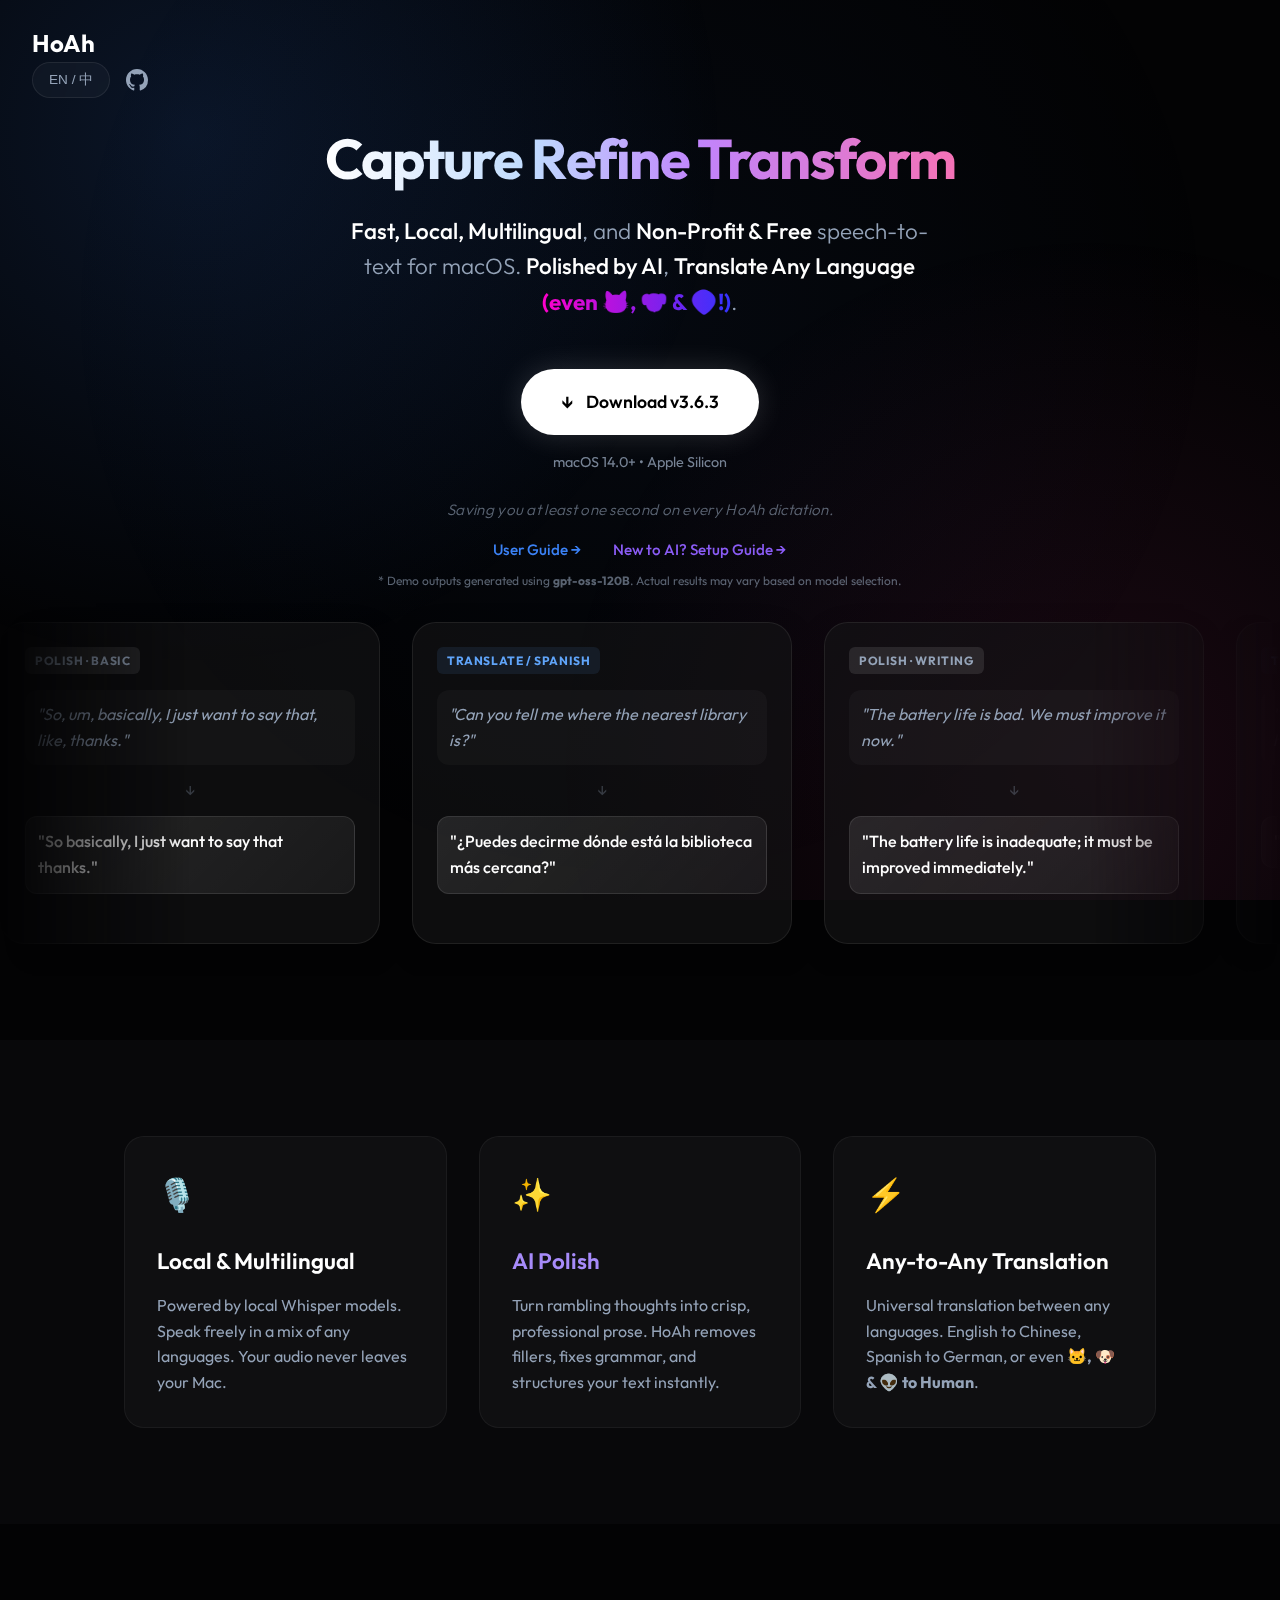
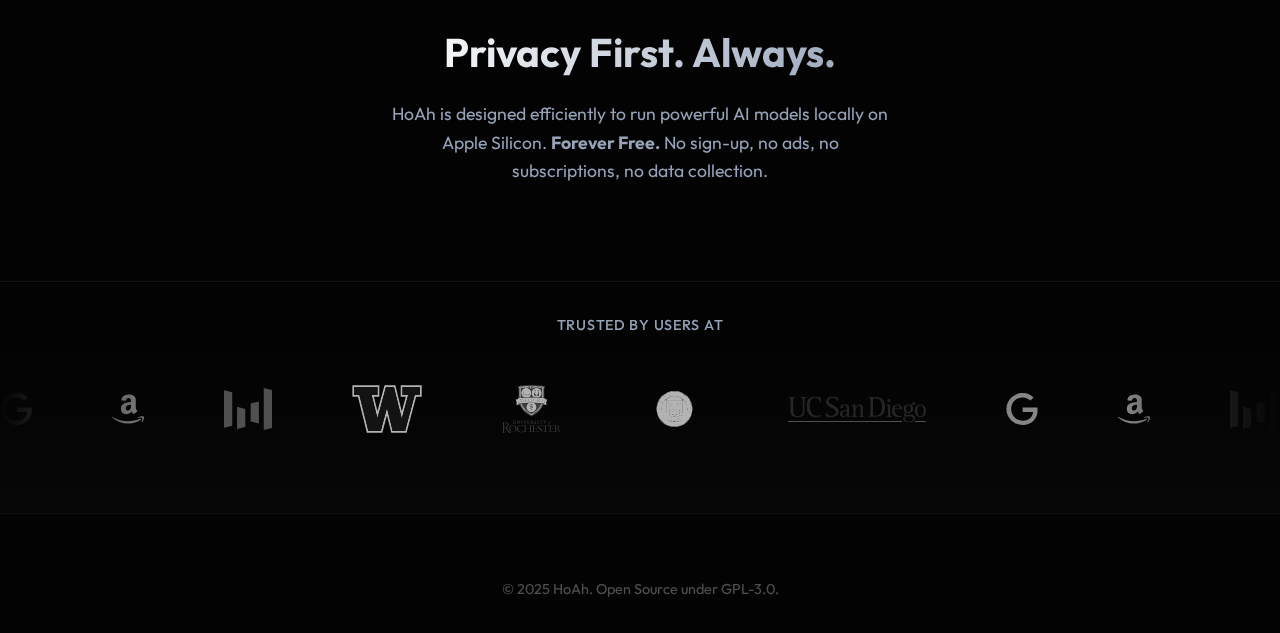
<file: index.html>
<!DOCTYPE html>
<html lang="en">

<head>
    <meta charset="UTF-8">
    <meta name="viewport" content="width=device-width, initial-scale=1.0">
    <title>HoAh - Speech-to-Text, Refined</title>
    <meta name="description"
        content="Fast, local, multilingual speech-to-text for macOS. Polish, translate, and transform your voice with AI.">
    <link rel="preconnect" href="https://fonts.googleapis.com">
    <link rel="preconnect" href="https://fonts.gstatic.com" crossorigin>
    <link href="https://fonts.googleapis.com/css2?family=Outfit:wght@300;400;500;600;700&display=swap" rel="stylesheet">
    <link rel="stylesheet" href="styles.css">
    <link rel="icon" type="image/svg+xml" href="https://github.githubassets.com/favicons/favicon.svg">

    <!-- Google tag (gtag.js) -->
    <script async src="https://www.googletagmanager.com/gtag/js?id=G-BHF7KEGB0C"></script>
    <script>
        window.dataLayer = window.dataLayer || [];
        function gtag() { dataLayer.push(arguments); }
        gtag('js', new Date());

        gtag('config', 'G-BHF7KEGB0C');
    </script>
</head>

<body>
    <!-- Background Elements -->
    <div class="glow-bg"></div>

    <header>
        <a href="index.html" class="logo-container">
            <span class="logo-text" data-i18n="common.appName">HoAh</span>
        </a>
        <div class="header-right">
            <button id="lang-toggle" class="lang-toggle">EN / 中</button>
            <a href="https://github.com/yangzichao/hoah-release" target="_blank" class="icon-link" aria-label="GitHub">
                <svg height="22" width="22" viewBox="0 0 16 16" fill="currentColor">
                    <path
                        d="M8 0C3.58 0 0 3.58 0 8c0 3.54 2.29 6.53 5.47 7.59.4.07.55-.17.55-.38 0-.19-.01-.82-.01-1.49-2.01.37-2.53-.49-2.69-.94-.09-.23-.48-.94-.82-1.13-.28-.15-.68-.52-.01-.53.63-.01 1.08.58 1.23.82.72 1.21 1.87.87 2.33.66.07-.52.28-.87.51-1.07-1.78-.2-3.64-.89-3.64-3.95 0-.87.31-1.59.82-2.15-.08-.2-.36-1.02.08-2.12 0 0 .67-.21 2.2.82.64-.18 1.32-.27 2-.27.68 0 1.36.09 2 .27 1.53-1.04 2.2-.82 2.2-.82.44 1.1.16 1.92.08 2.12.51.56.82 1.27.82 2.15 0 3.07-1.87 3.75-3.65 3.95.29.25.54.73.54 1.48 0 1.07-.01 1.93-.01 2.2 0 .21.15.46.55.38A8.013 8.013 0 0016 8c0-4.42-3.58-8-8-8z">
                    </path>
                </svg>
            </a>
        </div>
    </header>

    <main>
        <section class="hero centered-hero">
            <div class="container column-layout">
                <div class="hero-content text-center">
                    <h1 class="hero-title">
                        <span class="gradient-text-1" data-i18n="hero.title.1">Capture</span>
                        <span class="gradient-text-2" data-i18n="hero.title.2">Refine</span>
                        <span class="gradient-text-3" data-i18n="hero.title.3">Transform</span>
                    </h1>
                    <p class="hero-subtitle" data-i18n="hero.subtitle">
                        <strong>Fast, Local, Multilingual</strong>, and <strong>Non-Profit & Free</strong>
                        speech-to-text for macOS. <strong>Polished by AI</strong>, <strong>Translate Any
                            Language</strong> (even 🐱, 🐶 & 👽!).
                    </p>

                    <div class="cta-group">
                        <a href="https://github.com/yangzichao/hoah-release/releases/download/v3.6.3/HoAh-3.6.3.dmg"
                            id="download-btn" class="cta-button primary">
                            <span class="icon">↓</span>
                            <span class="text">Download v3.6.3</span>
                        </a>
                        <p class="cta-note" id="download-note">macOS 14.0+ • Apple Silicon</p>
                        <p class="hero-slogan" data-i18n="hero.slogan">
                            Saving you at least one second, every time.
                        </p>
                        <!-- Added Help Link -->
                        <div
                            style="display: flex; gap: 2rem; justify-content: center; align-items: center; margin-top: 1rem;">
                            <a href="guide/" class="help-cta-link" data-i18n="hero.guide_link"
                                style="margin-top: 0;">User Guide →</a>
                            <a href="help/" class="help-cta-link" data-i18n="hero.help_link"
                                style="margin-top: 0; color: var(--accent-purple);">New to AI? Setup Guide →</a>
                        </div>

                        <p class="model-disclaimer" data-i18n="hero.disclaimer">* Demo outputs generated using
                            <strong>gpt-oss-120B</strong>. Actual results may vary based on model selection.
                        </p>
                    </div>
                </div>
            </div>

            <!-- Scrolling Cards Marquee (Outside Container for Layout Stability) -->
            <div class="marquee-container">
                <div class="marquee-track">
                    <!-- Cards will be injected by script.js -->
                </div>
            </div>
        </section>

        <section class="features">
            <div class="container">
                <div class="features-grid">
                    <div class="feature-card">
                        <div class="card-icon">🎙️</div>
                        <h3 data-i18n="feat.core.title">Local & Multilingual</h3>
                        <p data-i18n="feat.core.desc">
                            Powered by local Whisper models. Speak freely in a mix of any languages.
                            Your audio never leaves your Mac.
                        </p>
                    </div>
                    <div class="feature-card highlighted">
                        <div class="card-icon">✨</div>
                        <h3 data-i18n="feat.polish.title">AI Polish</h3>
                        <p data-i18n="feat.polish.desc">
                            Turn rambling thoughts into crisp, professional prose. HoAh removes fillers,
                            fixes grammar, and structures your text instantly.
                        </p>
                    </div>
                    <div class="feature-card">
                        <div class="card-icon">⚡️</div>
                        <h3 data-i18n="feat.transform.title">Any-to-Any Translation</h3>
                        <p data-i18n="feat.transform.desc">
                            Universal translation between any languages. English to Chinese, Spanish to German,
                            or even <strong>🐱, 🐶 & 👽 to Human</strong>.
                        </p>
                    </div>
                </div>
            </div>
        </section>

        <section class="details">
            <div class="container">
                <div class="detail-row">
                    <div class="detail-text">
                        <h2 data-i18n="detail.privacy.title">Privacy First. Always.</h2>
                        <p data-i18n="detail.privacy.desc">
                            HoAh is designed efficiently to run powerful AI models locally on Apple Silicon.
                            <strong>Forever Free.</strong> No sign-up, no ads, no subscriptions, no data collection.
                        </p>
                    </div>
                </div>
            </div>
        </section>

        <!-- Trusted By Strip -->
        <section class="user-companies">
            <p class="company-label" data-i18n="companies.label">Trusted by users at</p>
            <div class="company-marquee">
                <div class="company-track">
                    <!-- Set 1 -->
                    <img src="assets/logos/google.svg" alt="Google" />
                    <img src="assets/logos/amazon.svg" alt="Amazon" />
                    <img src="assets/logos/bytedance.svg" alt="ByteDance" />
                    <img src="assets/logos/uw.svg" alt="University of Washington" />
                    <img src="assets/logos/rochester.svg" alt="University of Rochester" />
                    <img src="assets/logos/cornell.svg" alt="Cornell University" />
                    <img src="assets/logos/ucsd.svg" alt="UC San Diego" />

                    <!-- Set 2 -->
                    <img src="assets/logos/google.svg" alt="Google" />
                    <img src="assets/logos/amazon.svg" alt="Amazon" />
                    <img src="assets/logos/bytedance.svg" alt="ByteDance" />
                    <img src="assets/logos/uw.svg" alt="University of Washington" />
                    <img src="assets/logos/rochester.svg" alt="University of Rochester" />
                    <img src="assets/logos/cornell.svg" alt="Cornell University" />
                    <img src="assets/logos/ucsd.svg" alt="UC San Diego" />

                    <!-- Set 3 -->
                    <img src="assets/logos/google.svg" alt="Google" />
                    <img src="assets/logos/amazon.svg" alt="Amazon" />
                    <img src="assets/logos/bytedance.svg" alt="ByteDance" />
                    <img src="assets/logos/uw.svg" alt="University of Washington" />
                    <img src="assets/logos/rochester.svg" alt="University of Rochester" />
                    <img src="assets/logos/cornell.svg" alt="Cornell University" />
                    <img src="assets/logos/ucsd.svg" alt="UC San Diego" />

                    <!-- Set 4 (Just to be safe for wide layouts) -->
                    <img src="assets/logos/google.svg" alt="Google" />
                    <img src="assets/logos/amazon.svg" alt="Amazon" />
                    <img src="assets/logos/bytedance.svg" alt="ByteDance" />
                    <img src="assets/logos/uw.svg" alt="University of Washington" />
                    <img src="assets/logos/rochester.svg" alt="University of Rochester" />
                    <img src="assets/logos/cornell.svg" alt="Cornell University" />
                    <img src="assets/logos/ucsd.svg" alt="UC San Diego" />
                </div>
            </div>
        </section>

        <footer>
            <div class="container">
                <div class="footer-content">
                    <p>&copy; 2025 HoAh. Open Source under GPL-3.0.</p>
                </div>
            </div>
        </footer>

        <script src="data.js"></script>
        <script src="script.js"></script>
</body>

</html>
</file>
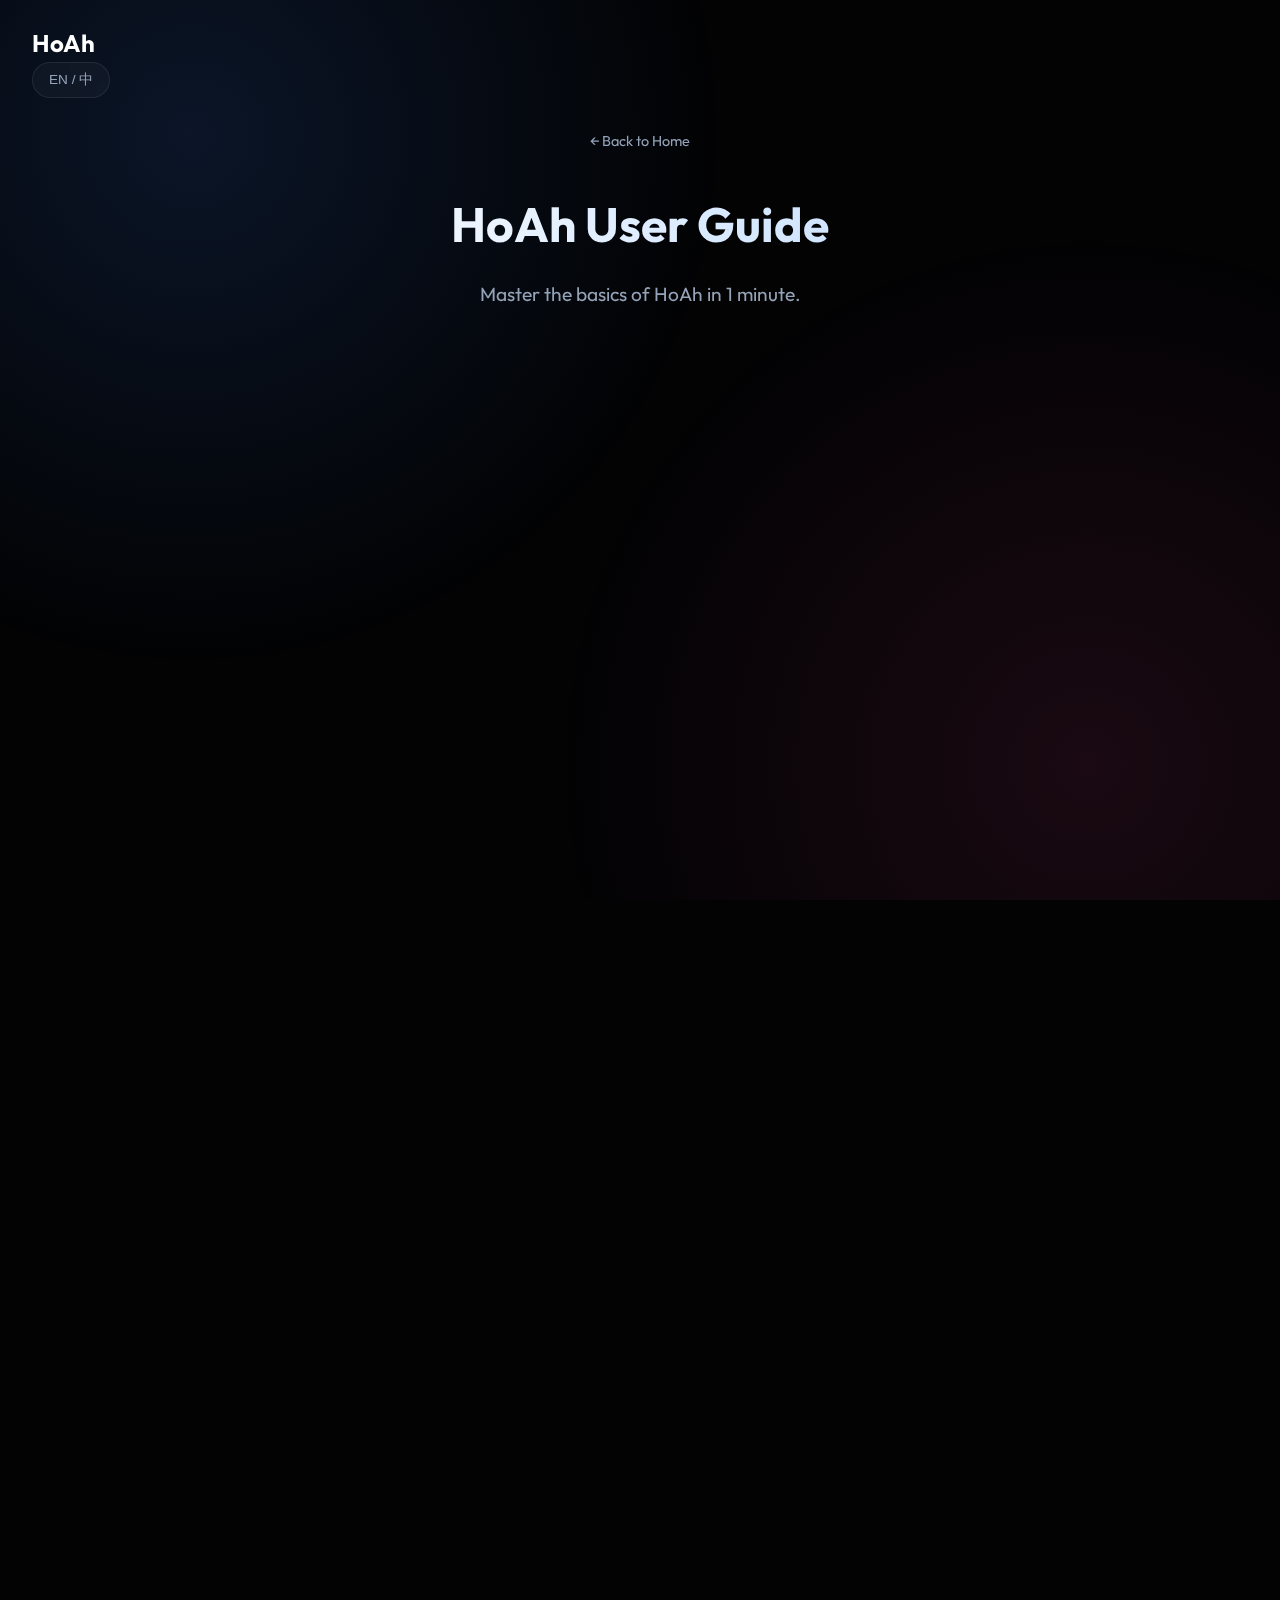
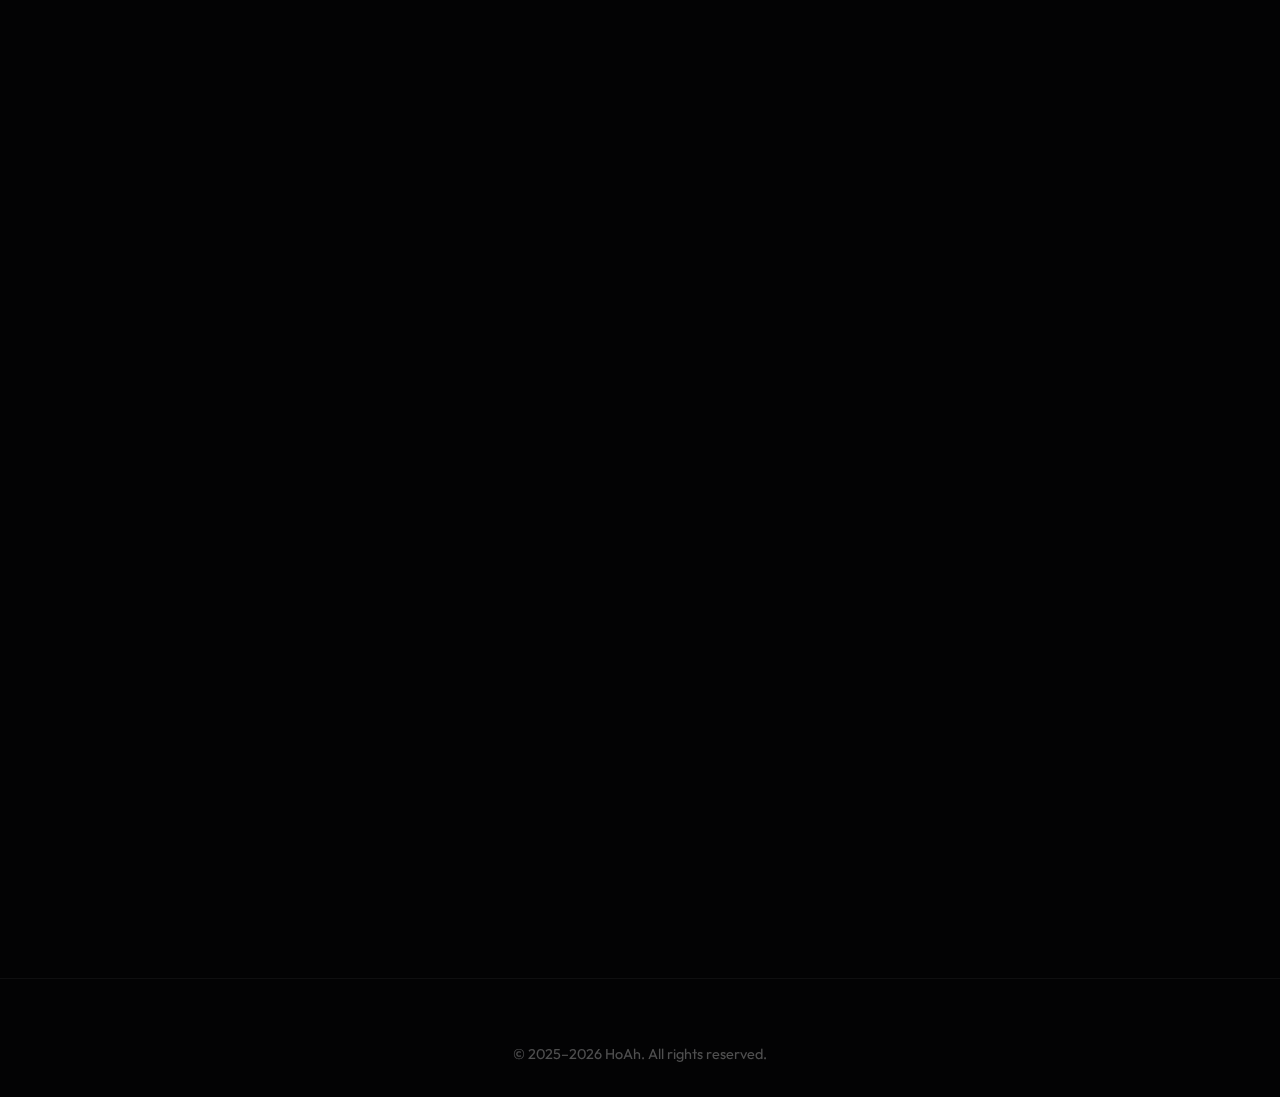
<file: guide/index.html>
<!DOCTYPE html>
<html lang="en">

<head>
    <meta charset="UTF-8">
    <meta name="viewport" content="width=device-width, initial-scale=1.0">
    <title>HoAh User Guide | How to Setup Local AI Speech-to-Text</title>
    <meta name="description" content="Learn how to use HoAh for macOS. Our quick start guide covers downloading offline Whisper models, dictation shortcuts, translation features, and AI action setup.">
    <meta name="keywords" content="HoAh tutorial, HoAh guide, how to use HoAh, setup Whisper AI macOS, offline speech-to-text manual, HoAh shortcuts, HoAh AI actions">
    
    <!-- Open Graph / Facebook -->
    <meta property="og:type" content="article">
    <meta property="og:url" content="https://hoah.app/guide/">
    <meta property="og:title" content="HoAh User Guide | How to Setup Local AI Speech-to-Text">
    <meta property="og:description" content="Learn how to use HoAh for macOS. Our quick start guide covers downloading offline Whisper models, dictation shortcuts, translation features, and AI action setup.">
    
    <!-- Twitter -->
    <meta name="twitter:card" content="summary">
    <meta name="twitter:url" content="https://hoah.app/guide/">
    <meta name="twitter:title" content="HoAh User Guide | How to Setup Local AI Speech-to-Text">
    <meta name="twitter:description" content="Learn how to use HoAh for macOS. Our quick start guide covers downloading offline Whisper models, dictation shortcuts, translation features, and AI action setup.">

    <link rel="canonical" href="https://hoah.app/guide/">
    
    <link rel="preconnect" href="https://fonts.googleapis.com">
    <link rel="preconnect" href="https://fonts.gstatic.com" crossorigin>
    <link href="https://fonts.googleapis.com/css2?family=Outfit:wght@300;400;500;600;700&display=swap" rel="stylesheet">
    <link rel="stylesheet" href="../styles.css">
    <link rel="icon" type="image/svg+xml" href="https://github.githubassets.com/favicons/favicon.svg">

    <!-- Google tag (gtag.js) -->
    <script async src="https://www.googletagmanager.com/gtag/js?id=G-BHF7KEGB0C"></script>
    <script>
        window.dataLayer = window.dataLayer || [];
        function gtag() { dataLayer.push(arguments); }
        gtag('js', new Date());

        gtag('config', 'G-BHF7KEGB0C');
    </script>
</head>

<body>
    <!-- Background Elements -->
    <div class="glow-bg"></div>

    <header>
        <a href="../" class="logo-container">
            <span class="logo-text" data-i18n="common.appName">HoAh</span>
        </a>
        <div class="header-right">
            <button id="lang-toggle" class="lang-toggle">EN / 中</button>
        </div>
    </header>

    <main class="help-container">
        <!-- Header -->
        <div class="help-header">
            <a href="../" class="back-link" data-i18n="help.back">← Back to Home</a>
            <h1 class="help-title" data-i18n="guide.title">HoAh User Guide</h1>
            <p class="help-subtitle" data-i18n="guide.subtitle">
                Master the basics of HoAh in 1 minute.
            </p>
        </div>

        <!-- Step 1: Download Model (Moved to Top) -->
        <div class="step-section">
            <div class="step-title" data-i18n="guide.step1.title">1. Download Local Model</div>
            <div class="step-desc" data-i18n="guide.step1.desc">
                For offline use, click <strong>Dictation Models</strong> in the sidebar (no need to open Settings).
                Select any local model (e.g., <strong>Large v3 Turbo</strong>) and click <strong>Download</strong>. We
                recommend downloading at least one.
            </div>

            <div
                style="margin-top: 1.5rem; padding: 1rem; background: rgba(255,255,255,0.05); border-radius: 12px; border: 1px solid var(--glass-border);">
                <div style="display: flex; gap: 2rem; align-items: center; justify-content: center; height: 100px;">
                    <!-- Simple visual representation using emoji/icons -->
                    <div style="text-align: center;">
                        <div style="font-size: 2rem; margin-bottom: 0.5rem;">🧠</div>
                        <div style="font-size: 0.8rem; color: var(--text-muted);">Dictation Models</div>
                    </div>
                    <div style="font-size: 1.5rem; color: var(--text-muted);">→</div>
                    <div style="text-align: center;">
                        <div style="font-size: 2rem; margin-bottom: 0.5rem;">⬇️</div>
                        <div style="font-size: 0.8rem; color: var(--text-muted);">Download</div>
                    </div>
                </div>
            </div>
        </div>

        <!-- Step 2: How to Dictate (Moved to Second) -->
        <div class="step-section">
            <div class="step-title" data-i18n="guide.step2.title">2. How to Dictate</div>
            <div class="step-desc" data-i18n="guide.step2.desc">
                By default, press the <strong>Right Option (⌥) Key</strong> to start recording. Press it again to stop
                (Toggle Mode), or hold it to talk (Push-to-Talk Mode).
            </div>
        </div>

        <!-- Tip: Cancel -->
        <div class="step-section">
            <div class="step-title" data-i18n="guide.cancel.title">3. Cancel Recording</div>
            <div class="step-desc" data-i18n="guide.cancel.desc">
                Double-tap <strong>Escape</strong> to discard the current recording instantly.
            </div>
        </div>

        <!-- Step 4: Advanced AI -->
        <div class="step-section">
            <div class="step-title" data-i18n="guide.advanced.title">4. Advanced: Enable AI Polish</div>
            <div class="step-desc" data-i18n="guide.advanced.desc">
                Want to fix grammar or translate? <br>1. Get a free <a href='../help/' class='inline-link'>API Key</a>
                (e.g. Groq), or use <strong>Ollama</strong> for fully local AI (no key needed).<br>2. In sidebar, click <strong>AI Action</strong> → <strong>Add
                    Configuration</strong>.<br>3. Paste your key (or select Ollama) and <strong>Save</strong>.<br>4. Turn on <strong>Enable
                    AI Action</strong>.<br>5. Select a <strong>Default Action</strong> (e.g. Polish).<br><br>Want lower-latency dictation? Check out <a href='../help/' class='inline-link'>Cloud Streaming</a> options like ElevenLabs.
            </div>
        </div>

        <!-- Step 5: Pro Tips -->
        <div class="step-section">
            <div class="step-title" data-i18n="guide.protips.title">5. Pro Tips</div>
            <div class="step-desc" data-i18n="guide.protips.desc">
                <strong>Mini Recorder:</strong> <strong>Hover</strong> over the icon to quickly switch AI Actions or
                view the last 3 history items.<br><strong>Shortcuts:</strong> Use <code>Cmd + 1/2/3/4</code> to switch
                <strong>AI Actions</strong> instantly.
            </div>
        </div>

        <!-- Step 6: More Settings -->
        <div class="step-section">
            <div class="step-title" data-i18n="guide.more_settings.title">6. Useful Settings</div>
            <div class="step-desc" data-i18n="guide.more_settings.desc">
                • <strong>General:</strong> Set <strong>Launch at Login</strong> or <strong>Hide Dock Icon</strong> to
                run in background.<br>• <strong>History:</strong> Auto-delete old transcripts in <strong>Data &
                    Privacy</strong>.<br>• <strong>History View:</strong> <strong>Search</strong> past text, view raw
                transcripts, copy, or <strong>Export</strong> with one click.
            </div>
        </div>

    </main>

    <footer>
        <div class="container">
            <div class="footer-content">
                <p>&copy; 2025–2026 HoAh. All rights reserved.</p>
            </div>
        </div>
    </footer>

    <script src="../data.js"></script>
    <script src="../script.js"></script>
</body>

</html>
</file>
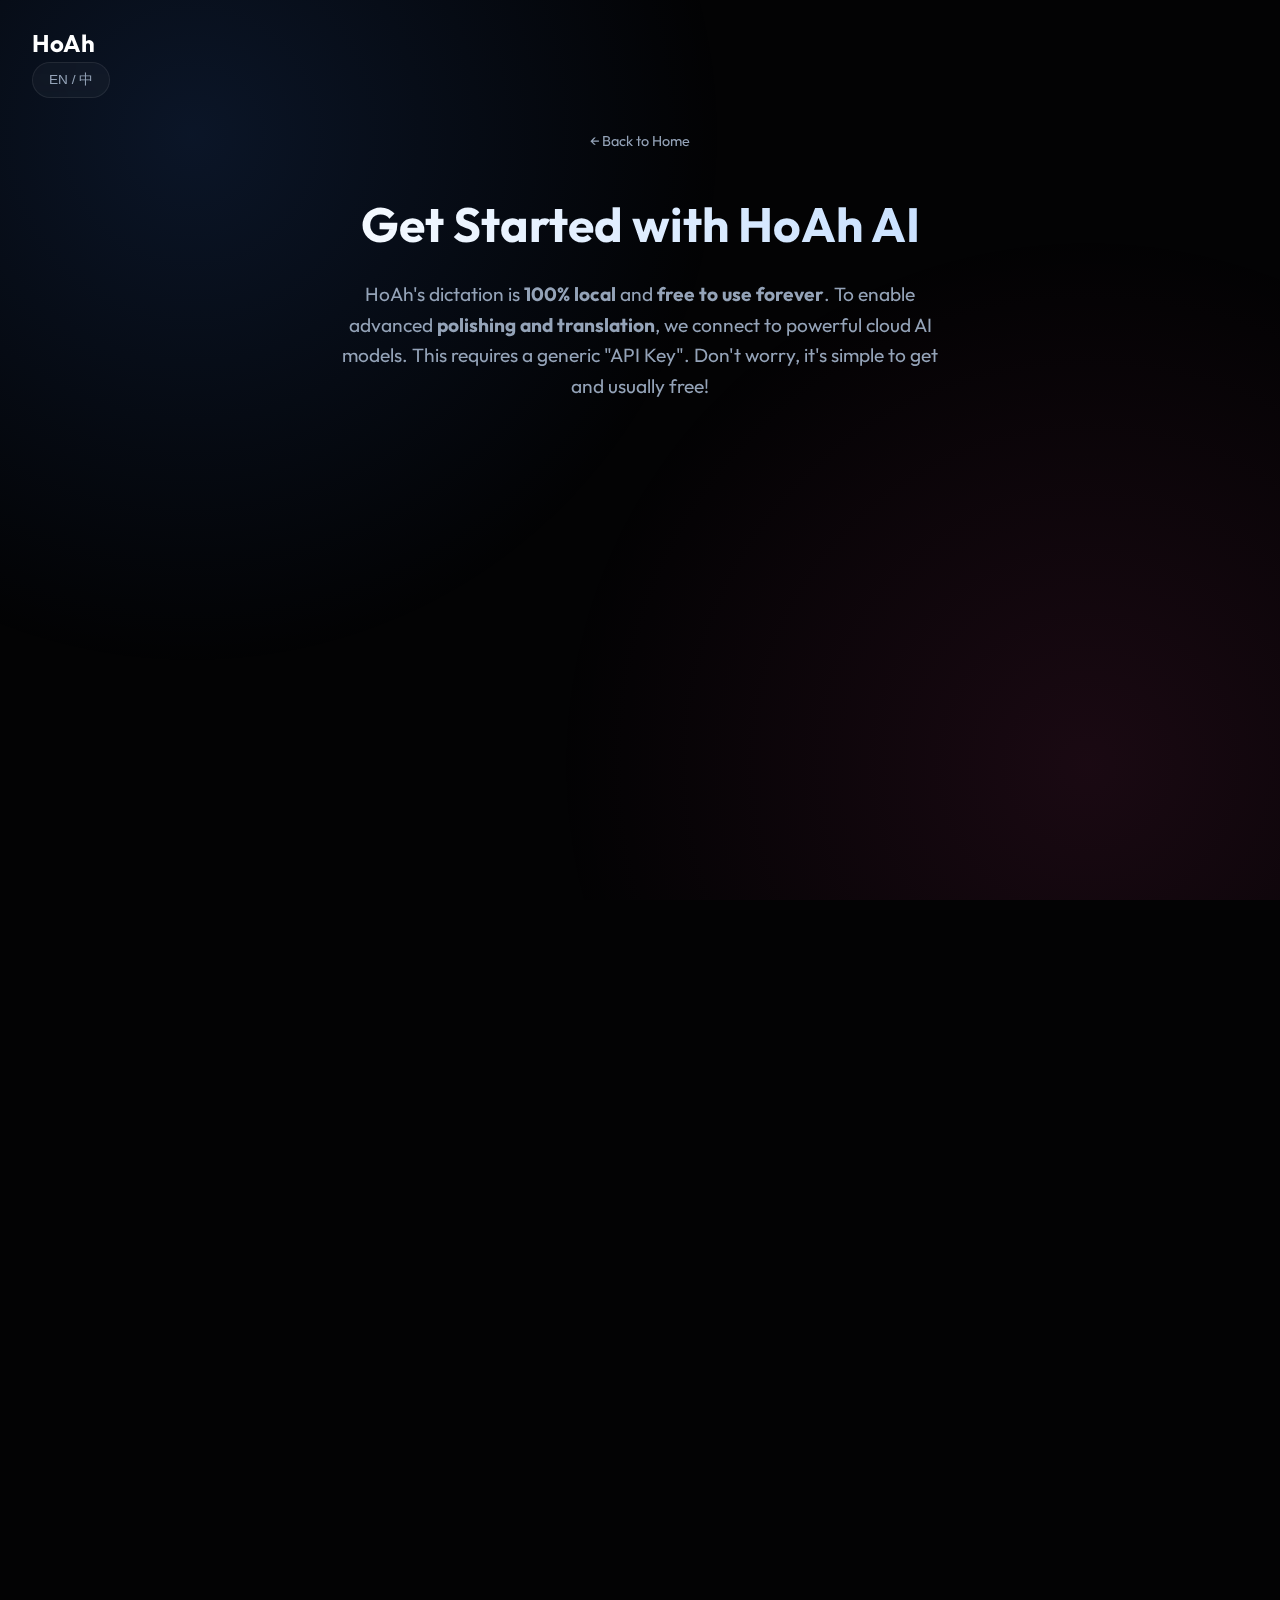
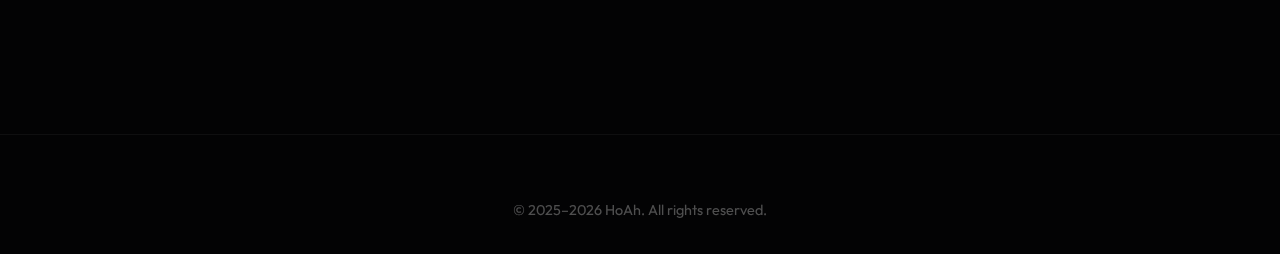
<file: help/index.html>
<!DOCTYPE html>
<html lang="en">

<head>
    <meta charset="UTF-8">
    <meta name="viewport" content="width=device-width, initial-scale=1.0">
    <title>HoAh AI Setup Guide | Configure APIs for Translation</title>
    <meta name="description" content="Get started with HoAh AI actions. Learn how to configure affordable and fast AI API keys from providers like Groq, OpenAI, Google Gemini, and Cerebras for real-time dictation polish.">
    <meta name="keywords" content="HoAh AI setup, configure Groq API, configure OpenAI API, Gemini key setup, HoAh API key integration, AI dictation polish setup">
    
    <!-- Open Graph / Facebook -->
    <meta property="og:type" content="article">
    <meta property="og:url" content="https://hoah.app/help/">
    <meta property="og:title" content="HoAh AI Setup Guide | Configure APIs for Translation">
    <meta property="og:description" content="Get started with HoAh AI actions. Learn how to configure affordable and fast AI API keys from providers like Groq, OpenAI, Google Gemini, and Cerebras for real-time dictation polish.">
    
    <!-- Twitter -->
    <meta name="twitter:card" content="summary">
    <meta name="twitter:url" content="https://hoah.app/help/">
    <meta name="twitter:title" content="HoAh AI Setup Guide | Configure APIs for Translation">
    <meta name="twitter:description" content="Get started with HoAh AI actions. Learn how to configure affordable and fast AI API keys from providers like Groq, OpenAI, Google Gemini, and Cerebras for real-time dictation polish.">

    <link rel="canonical" href="https://hoah.app/help/">

    <link rel="preconnect" href="https://fonts.googleapis.com">
    <link rel="preconnect" href="https://fonts.gstatic.com" crossorigin>
    <link href="https://fonts.googleapis.com/css2?family=Outfit:wght@300;400;500;600;700&display=swap" rel="stylesheet">
    <link rel="stylesheet" href="../styles.css">
    <link rel="icon" type="image/svg+xml" href="https://github.githubassets.com/favicons/favicon.svg">

    <!-- Google tag (gtag.js) -->
    <script async src="https://www.googletagmanager.com/gtag/js?id=G-BHF7KEGB0C"></script>
    <script>
        window.dataLayer = window.dataLayer || [];
        function gtag() { dataLayer.push(arguments); }
        gtag('js', new Date());

        gtag('config', 'G-BHF7KEGB0C');
    </script>
</head>

<body>
    <!-- Background Elements -->
    <div class="glow-bg"></div>

    <header>
        <a href="../" class="logo-container">
            <span class="logo-text" data-i18n="common.appName">HoAh</span>
        </a>
        <div class="header-right">
            <button id="lang-toggle" class="lang-toggle">EN / 中</button>
        </div>
    </header>

    <main class="help-container">
        <!-- Header -->
        <div class="help-header">
            <a href="../" class="back-link" data-i18n="help.back">← Back to Home</a>
            <h1 class="help-title" data-i18n="help.title">Get Started with HoAh AI</h1>
            <p class="help-subtitle" data-i18n="help.subtitle">
                HoAh uses powerful AI models to polish and translate your voice. To do this, you need a "Key" from an AI
                provider. Don't worry, it's easy and often free!
            </p>
        </div>

        <!-- Step 1 -->
        <div class="step-section">
            <div class="step-title" data-i18n="help.step1.title">1. What is an API Key?</div>
            <div class="step-desc" data-i18n="help.step1.desc">
                Think of an API Key as a digital <strong>VIP Pass</strong>. It allows HoAh to send your text to a
                super-smart AI brain (like ChatGPT) for processing and get the result back. You are in full control of
                this key.
            </div>
        </div>

        <!-- Step 2 -->
        <div class="step-section">
            <div class="step-title" data-i18n="help.step2.title">2. Choose a Provider</div>
            <p style="color: var(--text-muted); margin-bottom: 1.5rem;" data-i18n="help.step2.desc">
                There are many AI providers. We recommended <strong>Groq</strong> for speed (instant) or
                <strong>OpenAI</strong> for quality.
            </p>

            <div class="provider-grid">
                <!-- Groq -->
                <div class="provider-card">
                    <div style="font-size: 3rem; margin-bottom: 1rem;">⚡️</div>
                    <h3 class="provider-name">Groq</h3>
                    <p class="provider-desc" data-i18n="help.provider.groq.desc">
                        Extremely fast. <strong>Free tier available</strong>. Perfect for real-time dictation polish.
                    </p>
                    <div class="btn-group">
                        <a href="https://console.groq.com/keys" target="_blank" class="provider-btn"
                            data-i18n="help.provider.btn">Get Key</a>
                        <a href="https://console.groq.com/docs" target="_blank" class="provider-guide-link"
                            data-i18n="help.provider.guide">View Guide</a>
                    </div>
                </div>

                <!-- Cerebras -->
                <div class="provider-card">
                    <div style="font-size: 3rem; margin-bottom: 1rem;">🚀</div>
                    <h3 class="provider-name">Cerebras</h3>
                    <p class="provider-desc" data-i18n="help.provider.cerebras.desc">
                        World's fastest AI inference. <strong>Free tier available</strong>. Powered by custom
                        wafer-scale chips.
                    </p>
                    <div class="btn-group">
                        <a href="https://cloud.cerebras.ai/platform/api-keys" target="_blank" class="provider-btn"
                            data-i18n="help.provider.btn">Get Key</a>
                        <a href="https://inference-docs.cerebras.ai/" target="_blank" class="provider-guide-link"
                            data-i18n="help.provider.guide">View Guide</a>
                    </div>
                </div>

                <!-- OpenAI -->
                <div class="provider-card">
                    <div style="font-size: 3rem; margin-bottom: 1rem;">🧠</div>
                    <h3 class="provider-name">OpenAI</h3>
                    <p class="provider-desc" data-i18n="help.provider.openai.desc">
                        The industry standard. High intelligence. <strong>Paid</strong> (pay-as-you-go). Best for
                        complex translations.
                    </p>
                    <div class="btn-group">
                        <a href="https://platform.openai.com/api-keys" target="_blank" class="provider-btn"
                            data-i18n="help.provider.btn">Get Key</a>
                        <a href="https://platform.openai.com/docs/overview" target="_blank" class="provider-guide-link"
                            data-i18n="help.provider.guide">View Guide</a>
                    </div>
                </div>

                <!-- Gemini -->
                <div class="provider-card">
                    <div style="font-size: 3rem; margin-bottom: 1rem;">💎</div>
                    <h3 class="provider-name">Google Gemini</h3>
                    <p class="provider-desc" data-i18n="help.provider.gemini.desc">
                        Google's powerful model. <strong>Free tier available</strong>. Good balance of speed and smarts.
                    </p>
                    <div class="btn-group">
                        <a href="https://aistudio.google.com/app/apikey" target="_blank" class="provider-btn"
                            data-i18n="help.provider.btn">Get Key</a>
                        <a href="https://ai.google.dev/gemini-api/docs/api-key" target="_blank"
                            class="provider-guide-link" data-i18n="help.provider.guide">View Guide</a>
                    </div>
                </div>
            </div>
        </div>
    </main>

    <footer>
        <div class="container">
            <div class="footer-content">
                <p>&copy; 2025–2026 HoAh. All rights reserved.</p>
            </div>
        </div>
    </footer>

    <script src="../data.js"></script>
    <script src="../script.js"></script>
</body>

</html>
</file>
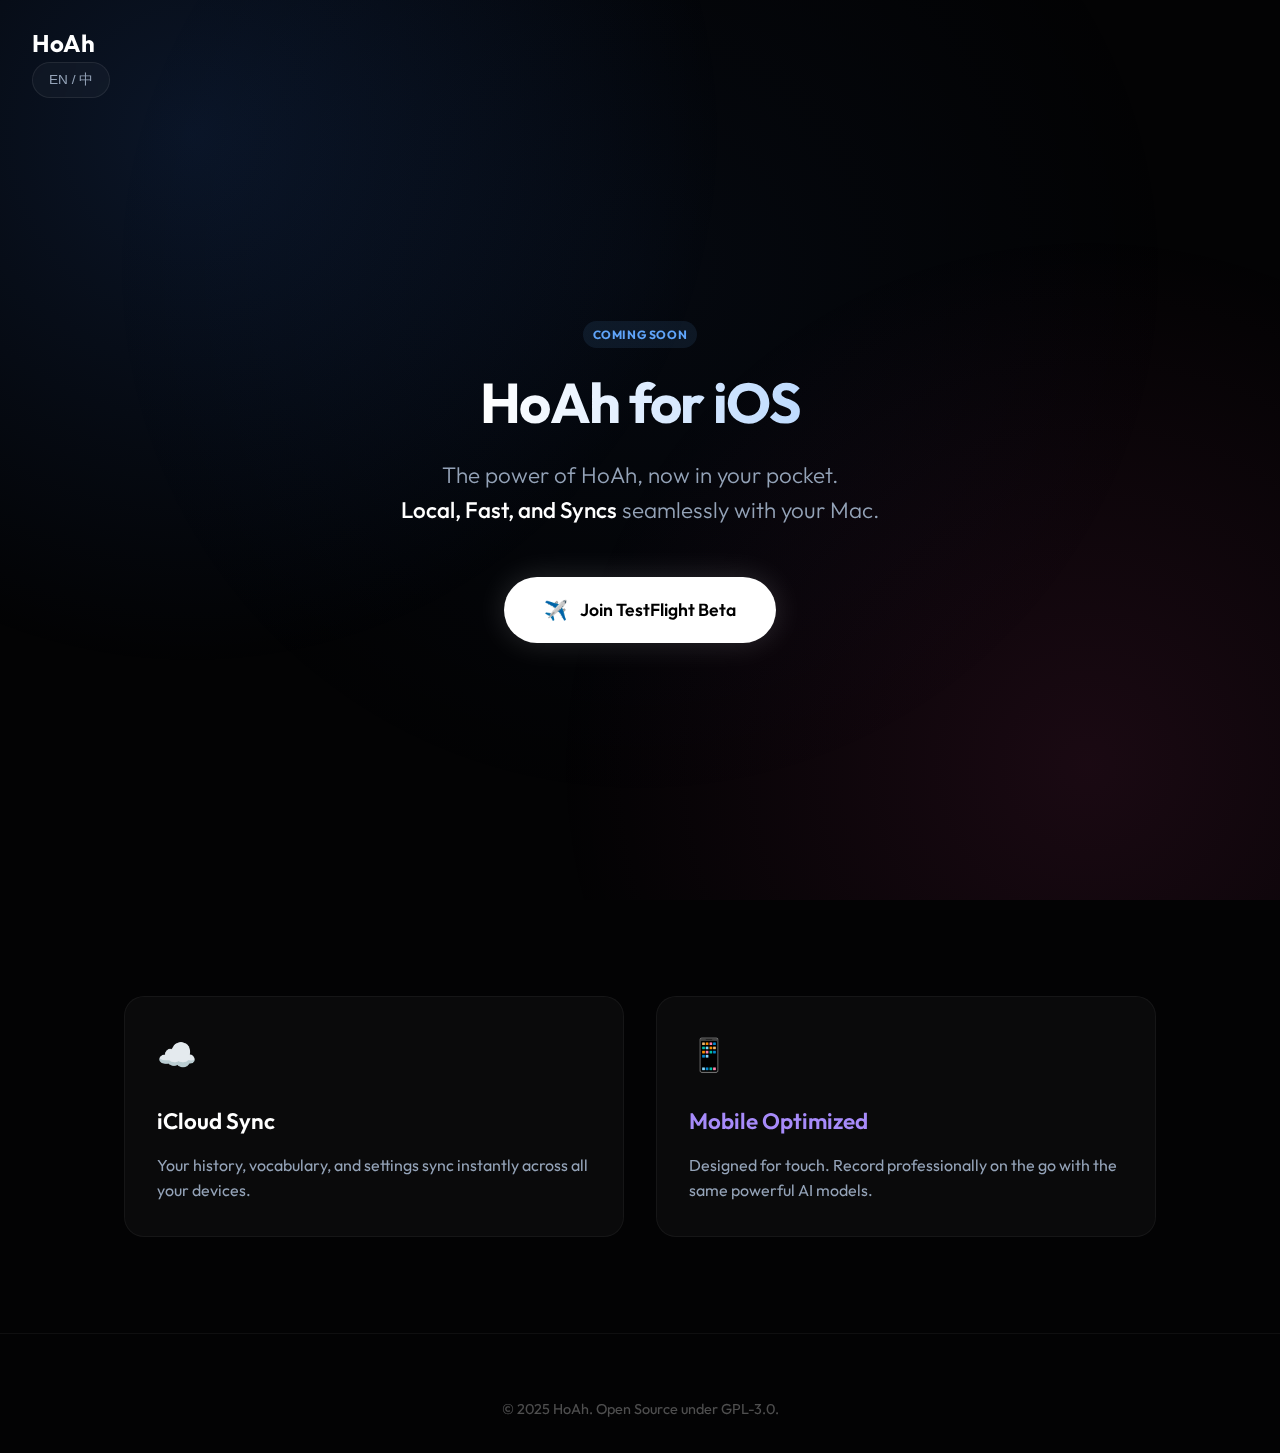
<file: ios/index.html>
<!DOCTYPE html>
<html lang="en">

<head>
    <meta charset="UTF-8">
    <meta name="viewport" content="width=device-width, initial-scale=1.0">
    <title>HoAh for iOS | Fast Private Syncing AI Speech-to-Text</title>
    <meta name="description" content="HoAh for iOS brings local, fast, and secure speech-to-text to your iPhone. Enjoy iCloud sync, offline dictation models, and precise AI translation on the go.">
    <meta name="keywords" content="iOS transcription, iPhone speech-to-text, Whisper AI iOS, local dictation, Apple Silicon, iCloud sync dictation, HoAh iOS, secure voice typing">
    
    <!-- Open Graph / Facebook -->
    <meta property="og:type" content="website">
    <meta property="og:url" content="https://hoah.app/ios/">
    <meta property="og:title" content="HoAh for iOS | Fast Private Syncing AI Speech-to-Text">
    <meta property="og:description" content="HoAh for iOS brings local, fast, and secure speech-to-text to your iPhone. Enjoy iCloud sync, offline dictation models, and precise AI translation on the go.">
    
    <!-- Twitter -->
    <meta name="twitter:card" content="summary">
    <meta name="twitter:url" content="https://hoah.app/ios/">
    <meta name="twitter:title" content="HoAh for iOS | Fast Private Syncing AI Speech-to-Text">
    <meta name="twitter:description" content="HoAh for iOS brings local, fast, and secure speech-to-text to your iPhone. Enjoy iCloud sync, offline dictation models, and precise AI translation on the go.">

    <link rel="canonical" href="https://hoah.app/ios/">
    
    <link rel="preconnect" href="https://fonts.googleapis.com">
    <link rel="preconnect" href="https://fonts.gstatic.com" crossorigin>
    <link href="https://fonts.googleapis.com/css2?family=Outfit:wght@300;400;500;600;700&display=swap" rel="stylesheet">
    <link rel="stylesheet" href="../styles.css">
    <link rel="icon" type="image/svg+xml" href="https://github.githubassets.com/favicons/favicon.svg">

    <!-- Google tag (gtag.js) -->
    <script async src="https://www.googletagmanager.com/gtag/js?id=G-BHF7KEGB0C"></script>
    <script>
        window.dataLayer = window.dataLayer || [];
        function gtag() { dataLayer.push(arguments); }
        gtag('js', new Date());
        gtag('config', 'G-BHF7KEGB0C');
    </script>
</head>

<body>
    <!-- Background Elements -->
    <div class="glow-bg"></div>

    <header>
        <a href="../index.html" class="logo-container">
            <span class="logo-text">HoAh</span>
        </a>
        <div class="header-right">
            <button id="lang-toggle" class="lang-toggle">EN / 中</button>
        </div>
    </header>

    <main>
        <section class="hero centered-hero">
            <div class="container column-layout">
                <div class="hero-content text-center">
                    <div class="badge blue" style="width: fit-content; margin: 0 auto 1.5rem auto; border-radius: 20px;">Coming Soon</div>
                    <h1 class="hero-title">
                        <span class="gradient-text-1" data-i18n="ios.hero.title">HoAh for iOS</span>
                    </h1>
                    <p class="hero-subtitle" data-i18n="ios.hero.subtitle">
                        The power of HoAh, now in your pocket. <br><strong>Local, Fast, and Syncs</strong> seamlessly with
                        your Mac.
                    </p>

                    <div class="cta-group">
                        <a href="https://testflight.apple.com/join/placeholder" class="cta-button primary">
                            <span class="icon">✈️</span>
                            <span class="text" data-i18n="ios.cta.testflight">Join TestFlight Beta</span>
                        </a>
                        <!-- 
                        <a href="#" class="cta-button" style="background: rgba(255,255,255,0.1); color: white; border: 1px solid rgba(255,255,255,0.2);">
                            <span class="text" data-i18n="ios.cta.waitlist">Join Waitlist</span>
                        </a> 
                        -->
                    </div>
                </div>
            </div>
        </section>

        <section class="features" style="background: transparent;">
            <div class="container">
                <div class="features-grid" style="justify-content: center;">
                    <div class="feature-card">
                        <div class="card-icon">☁️</div>
                        <h3 data-i18n="ios.feat.sync.title">iCloud Sync</h3>
                        <p data-i18n="ios.feat.sync.desc">
                            Your history, vocabulary, and settings sync instantly across all your devices.
                        </p>
                    </div>
                    <div class="feature-card highlighted">
                        <div class="card-icon">📱</div>
                        <h3 data-i18n="ios.feat.mobile.title">Mobile Optimized</h3>
                        <p data-i18n="ios.feat.mobile.desc">
                            Designed for touch. Record professionally on the go with the same powerful AI models.
                        </p>
                    </div>
                </div>
            </div>
        </section>

        <!-- Reuse Company Strip as social proof that the ecosystem is trusted? Optional. 
             Maybe skip for "Simple". -->

        <footer>
            <div class="container">
                <div class="footer-content">
                    <p>&copy; 2025 HoAh. Open Source under GPL-3.0.</p>
                </div>
            </div>
        </footer>

        <script src="../data.js"></script>
        <script src="../script.js"></script>
</body>

</html>
</file>
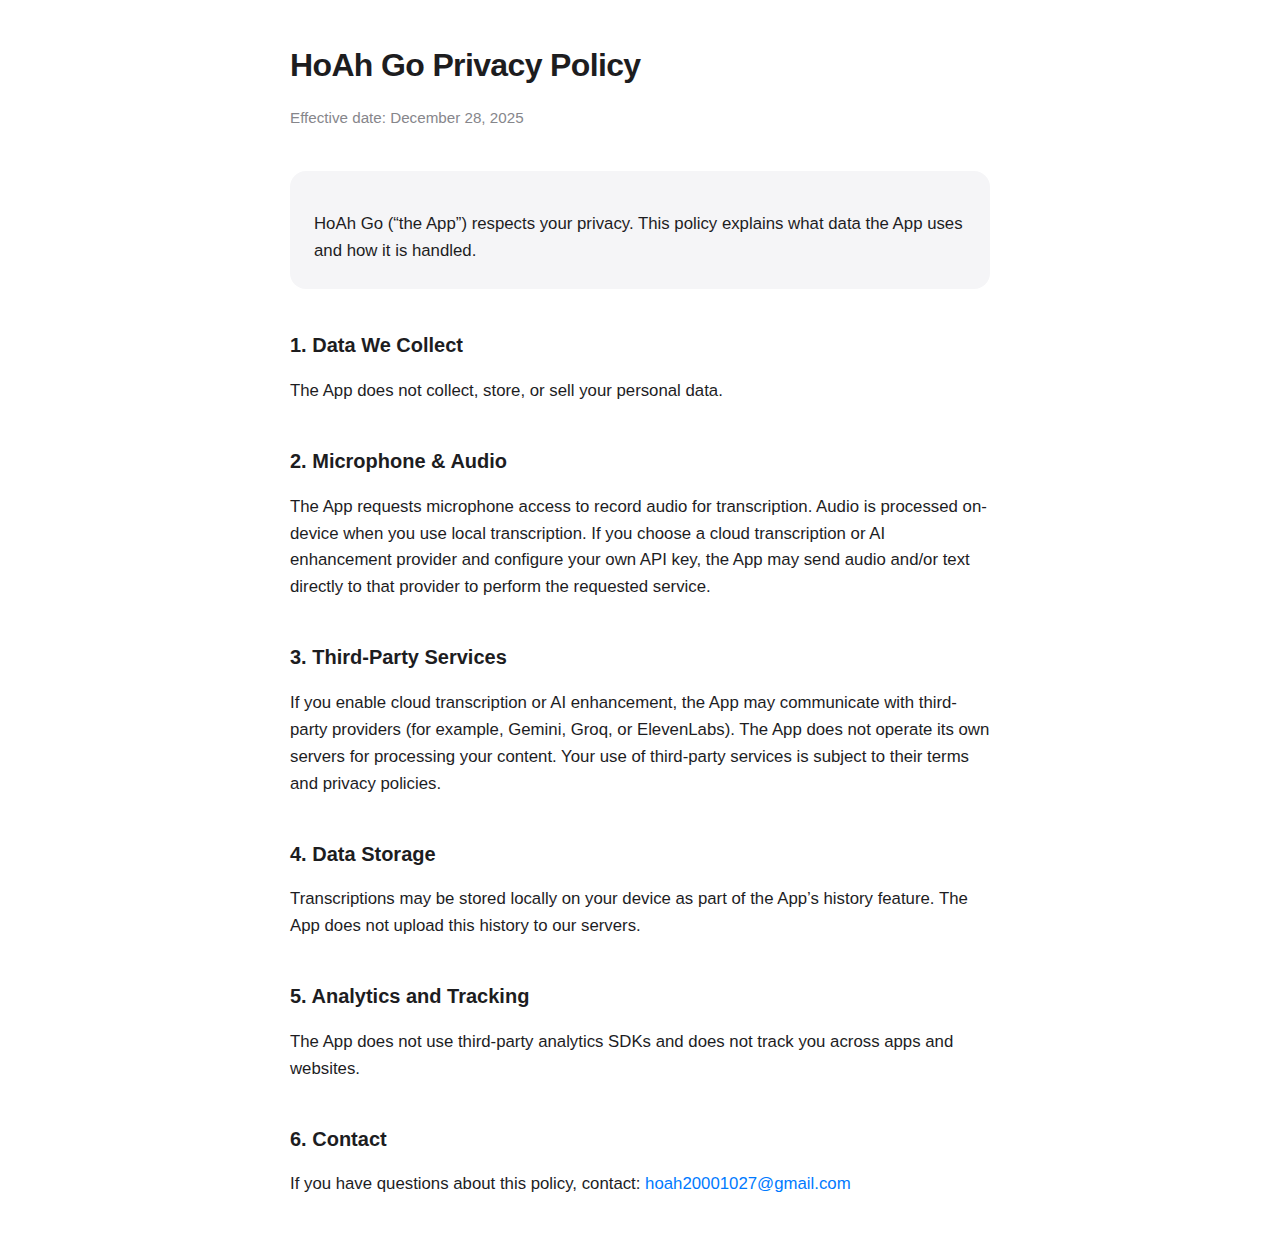
<file: privacy/hoah-go-ios/index.html>
<!doctype html>
<html lang="en">

<head>
  <meta charset="utf-8" />
  <meta name="viewport" content="width=device-width, initial-scale=1" />
  <title>HoAh Go Privacy Policy</title>
  <meta name="robots" content="noindex" />
  <style>
    :root {
      color-scheme: light dark;
      --accent-color: #007AFF;
      --text-primary: #1d1d1f;
      --text-secondary: #86868b;
      --bg-card: #f5f5f7;
      --bg-body: #ffffff;
    }

    @media (prefers-color-scheme: dark) {
      :root {
        --text-primary: #f5f5f7;
        --text-secondary: #a1a1a6;
        --bg-card: #1c1c1e;
        --bg-body: #000000;
      }
    }

    body {
      margin: 0;
      font-family: -apple-system, BlinkMacSystemFont, "Segoe UI", Roboto, Helvetica, Arial, sans-serif;
      line-height: 1.6;
      color: var(--text-primary);
      background-color: var(--bg-body);
      -webkit-font-smoothing: antialiased;
    }

    .wrap {
      max-width: 700px;
      margin: 0 auto;
      padding: 40px 24px;
    }

    h1 {
      margin: 0 0 0.5rem;
      font-size: 2rem;
      font-weight: 700;
      letter-spacing: -0.02em;
    }

    h2 {
      margin: 2.5rem 0 1rem;
      font-size: 1.25rem;
      font-weight: 600;
    }

    p,
    li {
      font-size: 1.05rem;
      margin-bottom: 1em;
    }

    a {
      color: var(--accent-color);
      text-decoration: none;
    }

    a:hover {
      text-decoration: underline;
    }

    .meta {
      color: var(--text-secondary);
      font-size: 0.95rem;
      margin-bottom: 2.5rem;
    }

    .card {
      background-color: var(--bg-card);
      border-radius: 16px;
      padding: 24px;
      margin-bottom: 24px;
      border: none;
      /* Remove old border */
    }

    .card p:last-child {
      margin-bottom: 0;
    }
  </style>
</head>

<body>
  <main class="wrap">
    <h1>HoAh Go Privacy Policy</h1>
    <p class="meta">Effective date: December 28, 2025</p>

    <div class="card">
      <p>
        HoAh Go (“the App”) respects your privacy. This policy explains what data the App uses and how it is
        handled.
      </p>
    </div>

    <h2>1. Data We Collect</h2>
    <p>The App does not collect, store, or sell your personal data.</p>

    <h2>2. Microphone &amp; Audio</h2>
    <p>
      The App requests microphone access to record audio for transcription. Audio is processed on-device when you
      use local transcription. If you choose a cloud transcription or AI enhancement provider and configure your
      own API key, the App may send audio and/or text directly to that provider to perform the requested service.
    </p>

    <h2>3. Third-Party Services</h2>
    <p>
      If you enable cloud transcription or AI enhancement, the App may communicate with third-party providers (for
      example, Gemini, Groq, or ElevenLabs). The App does not operate its own servers for processing your content.
      Your use of third-party services is subject to their terms and privacy policies.
    </p>

    <h2>4. Data Storage</h2>
    <p>
      Transcriptions may be stored locally on your device as part of the App’s history feature. The App does not
      upload this history to our servers.
    </p>

    <h2>5. Analytics and Tracking</h2>
    <p>The App does not use third-party analytics SDKs and does not track you across apps and websites.</p>

    <h2>6. Contact</h2>
    <p>
      If you have questions about this policy, contact:
      <a href="mailto:hoah20001027@gmail.com">hoah20001027@gmail.com</a>
    </p>
  </main>
</body>

</html>
</file>
<file: styles.css>
:root {
    /* --- Modern Palette --- */
    --bg-color: #030304;
    --text-main: #ffffff;
    --text-muted: #94a3b8;

    /* Accents */
    --accent-blue: #3b82f6;
    --accent-purple: #8b5cf6;
    --accent-pink: #ec4899;
    --accent-gradient: linear-gradient(135deg, #3b82f6, #8b5cf6, #ec4899);

    /* Glass */
    --glass-str: rgba(255, 255, 255, 0.03);
    --glass-border: rgba(255, 255, 255, 0.08);
    --glass-blur: blur(24px);

    /* Font */
    --font-main: 'Outfit', -apple-system, BlinkMacSystemFont, sans-serif;
}

* {
    box-sizing: border-box;
    margin: 0;
    padding: 0;
}

body {
    font-family: var(--font-main);
    background-color: var(--bg-color);
    color: var(--text-main);
    line-height: 1.6;
    overflow-x: hidden;
    -webkit-font-smoothing: antialiased;
}

a {
    text-decoration: none;
    color: inherit;
}

/* --- Background Glow --- */
.glow-bg {
    position: fixed;
    top: 0;
    left: 0;
    width: 100%;
    height: 100%;
    z-index: -1;
    background:
        radial-gradient(circle at 15% 15%, rgba(59, 130, 246, 0.15) 0%, transparent 40%),
        radial-gradient(circle at 85% 85%, rgba(236, 72, 153, 0.1) 0%, transparent 40%);
    pointer-events: none;
}

/* --- Utilities --- */
.container {
    max-width: 1080px;
    margin: 0 auto;
    padding: 0 1.5rem;
}

/* --- Header --- */
header {
    padding: 1.5rem 2rem;
    position: absolute;
    top: 0;
    left: 0;
    width: 100%;
    z-index: 100;
}

header nav {
    display: flex;
    align-items: center;
    justify-content: space-between;
    width: 100%;
}

.logo-container {
    display: flex;
    align-items: baseline;
    gap: 0.8rem;
    text-decoration: none;
    cursor: pointer;
    transition: opacity 0.2s ease;
}

.logo-container:hover {
    opacity: 0.8;
}

.logo-text {
    font-size: 1.5rem;
    font-weight: 700;
    letter-spacing: -0.02em;
    background: white;
    -webkit-background-clip: text;
    background-clip: text;
    -webkit-text-fill-color: transparent;
}

.header-right {
    display: flex;
    align-items: center;
    gap: 1rem;
}

.lang-toggle {
    background: var(--glass-str);
    border: 1px solid var(--glass-border);
    color: var(--text-muted);
    padding: 0.5rem 1rem;
    border-radius: 20px;
    font-size: 0.85rem;
    font-weight: 500;
    cursor: pointer;
    transition: all 0.3s ease;
    backdrop-filter: blur(10px);
}

.lang-toggle:hover {
    color: white;
    background: rgba(255, 255, 255, 0.08);
}

.icon-link {
    color: var(--text-muted);
    transition: 0.3s;
    display: flex;
    align-items: center;
}

.icon-link:hover {
    color: white;
}

/* --- Hero Section --- */
.hero {
    min-height: 100vh;
    padding-top: 8rem;
    padding-bottom: 4rem;
    display: flex;
    flex-direction: column;
    align-items: center;
    /* Horizontally center content */
    justify-content: center;
    background: radial-gradient(circle at 50% 30%, rgba(59, 130, 246, 0.05), transparent 60%);
    overflow: hidden;
}

.hero .container {
    width: 100%;
    max-width: 1200px;
    display: flex;
    flex-direction: column;
    align-items: center;
    gap: 4rem;
}

/* Content Side */
.hero-content {
    animation: fadeUp 1s ease forwards;
    text-align: center;
    max-width: 900px;
    margin: 0 auto;
}

.hero-title {
    font-size: 3.5rem;
    /* Reduced for single line fit */
    white-space: nowrap;
    /* Enforce single line if possible */
    line-height: 1.1;
    font-weight: 700;
    letter-spacing: -0.03em;
    margin-bottom: 1.5rem;
}

.gradient-text-1 {
    background: linear-gradient(to right, #fff, #bfdbfe);
    -webkit-background-clip: text;
    background-clip: text;
    -webkit-text-fill-color: transparent;
}

.gradient-text-2 {
    background: linear-gradient(to right, #bfdbfe, #c084fc);
    -webkit-background-clip: text;
    background-clip: text;
    -webkit-text-fill-color: transparent;
}

.gradient-text-3 {
    background: linear-gradient(to right, #c084fc, #f472b6);
    -webkit-background-clip: text;
    background-clip: text;
    -webkit-text-fill-color: transparent;
}

.hero-subtitle {
    font-size: 1.4rem;
    color: var(--text-muted);
    margin-bottom: 3rem;
    font-weight: 300;
    max-width: 600px;
    margin-left: auto;
    margin-right: auto;
}

.hero-subtitle strong {
    color: var(--text-main);
    font-weight: 500;
}

/* CTA */
.cta-button {
    display: inline-flex;
    align-items: center;
    gap: 12px;
    background: white;
    color: black;
    padding: 1.1rem 2.5rem;
    border-radius: 50px;
    font-size: 1.1rem;
    font-weight: 600;
    transition: transform 0.3s cubic-bezier(0.2, 0.8, 0.2, 1), box-shadow 0.3s ease;
    box-shadow: 0 0 30px rgba(255, 255, 255, 0.15);
}

.cta-button:hover {
    transform: translateY(-2px) scale(1.02);
    box-shadow: 0 0 50px rgba(255, 255, 255, 0.25);
}

.cta-button .icon {
    font-size: 1.2rem;
}

.cta-note {
    font-size: 0.9rem;
    color: var(--text-muted);
    margin-top: 1rem;
    opacity: 0.8;
}

.hero-slogan {
    font-size: 0.95rem;
    color: var(--text-muted);
    opacity: 0.6;
    font-weight: 300;
    margin-top: 1.5rem;
    font-style: italic;
    letter-spacing: 0.02em;
    transition: opacity 0.3s ease;
}

.hero-slogan:hover {
    opacity: 0.9;
}

.model-disclaimer {
    font-size: 0.75rem;
    color: var(--text-muted);
    margin-top: 0.5rem;
    opacity: 0.6;
}

.inline-link {
    color: var(--accent-blue);
    text-decoration: underline;
    font-weight: 500;
    transition: color 0.2s;
}

.inline-link:hover {
    color: white;
}

/* --- Scrolling Marquee (Cards) --- */
.marquee-container {
    width: 100%;
    /* Standard full width since it's now a direct child of flex-centered hero */
    overflow: hidden;
    padding: 2rem 0;
    mask-image: linear-gradient(to right, transparent, black 15%, black 85%, transparent);
    -webkit-mask-image: linear-gradient(to right, transparent, black 15%, black 85%, transparent);
}

.marquee-track {
    display: flex;
    gap: 2rem;
    width: max-content;
    animation: scroll 40s linear infinite;
}

.marquee-track:hover {
    animation-play-state: paused;
}

.demo-card {
    width: 380px;
    background: rgba(20, 20, 22, 0.6);
    border: 1px solid var(--glass-border);
    backdrop-filter: blur(20px);
    -webkit-backdrop-filter: blur(20px);
    border-radius: 24px;
    padding: 1.5rem;
    display: flex;
    flex-direction: column;
    gap: 1rem;
    flex-shrink: 0;
    box-shadow: 0 10px 30px rgba(0, 0, 0, 0.2);
    transition: transform 0.3s ease;
}

.demo-card:hover {
    transform: translateY(-5px);
}

.card-header {
    display: flex;
    justify-content: space-between;
    align-items: center;
}

.badge {
    font-size: 0.75rem;
    text-transform: uppercase;
    font-weight: 700;
    letter-spacing: 0.05em;
    padding: 4px 10px;
    border-radius: 6px;
    color: var(--text-muted);
    background: rgba(255, 255, 255, 0.1);
}

.badge.purple {
    color: #c084fc;
    background: rgba(192, 132, 252, 0.1);
}

.badge.pink {
    color: #f472b6;
    background: rgba(244, 114, 182, 0.1);
}

.badge.blue {
    color: #60a5fa;
    background: rgba(96, 165, 250, 0.1);
}

.card-body {
    display: flex;
    flex-direction: column;
    gap: 0.8rem;
    font-size: 1rem;
    color: var(--text-muted);
}

.input {
    padding: 12px;
    background: rgba(255, 255, 255, 0.03);
    border-radius: 12px;
    font-style: italic;
}

.arrow {
    text-align: center;
    opacity: 0.3;
}

.output {
    padding: 12px;
    background: linear-gradient(135deg, rgba(255, 255, 255, 0.1), rgba(255, 255, 255, 0.05));
    border: 1px solid rgba(255, 255, 255, 0.1);
    border-radius: 12px;
    color: white;
    font-weight: 500;
    /* Limit height for long code blocks (like Python) */
    max-height: 100px;
    overflow-y: auto;
}

.output code {
    font-family: 'Menlo', monospace;
    font-size: 0.9em;
    color: #a78bfa;
}

/* --- Features Grid --- */
.features {
    padding: 6rem 0;
    background: #08080a;
}

.features-grid {
    display: grid;
    grid-template-columns: repeat(auto-fit, minmax(300px, 1fr));
    gap: 2rem;
}

.feature-card {
    background: radial-gradient(600px circle at var(--x, -1000px) var(--y, -1000px), rgba(139, 92, 246, 0.15), transparent 40%), rgba(255, 255, 255, 0.03);
    border: 1px solid rgba(255, 255, 255, 0.05);
    border-radius: 20px;
    padding: 2rem;
    transition: transform 0.4s ease, border-color 0.4s ease;
}

.feature-card:hover {
    transform: translateY(-5px);
    border-color: rgba(139, 92, 246, 0.3);
}



.card-icon {
    font-size: 2rem;
    margin-bottom: 1.5rem;
}

.feature-card h3 {
    font-size: 1.4rem;
    margin-bottom: 0.8rem;
    font-weight: 600;
}

.feature-card p {
    color: var(--text-muted);
    font-size: 1rem;
}

.feature-card.highlighted h3 {
    color: #a78bfa;
}

/* --- Detail Section --- */
.details {
    padding: 6rem 0;
}

.detail-row {
    display: flex;
    align-items: center;
    justify-content: center;
    gap: 4rem;
    text-align: center;
    flex-wrap: wrap;
}

.detail-text {
    max-width: 500px;
}

.detail-text h2 {
    font-size: 2.5rem;
    margin-bottom: 1rem;
    background: linear-gradient(to right, #fff, #94a3b8);
    -webkit-background-clip: text;
    background-clip: text;
    -webkit-text-fill-color: transparent;
}

.detail-text p {
    font-size: 1.1rem;
    color: var(--text-muted);
}

.privacy-visual {
    color: var(--accent-blue);
    opacity: 0.8;
    filter: drop-shadow(0 0 20px rgba(59, 130, 246, 0.3));
}

/* --- Trusted Companies Strip --- */
.user-companies {
    padding: 2rem 0 4rem;
    text-align: center;
    border-top: 1px solid rgba(255, 255, 255, 0.05);
    background: linear-gradient(to bottom, rgba(0, 0, 0, 0), rgba(255, 255, 255, 0.02));
}

.company-label {
    font-size: 0.9rem;
    color: var(--text-muted);
    margin-bottom: 2rem;
    letter-spacing: 0.05em;
    text-transform: uppercase;
    font-weight: 500;
}

.company-marquee {
    width: 100%;
    overflow: hidden;
    /* Balanced mask: wide enough to be smooth (15%), but leaves 70% fully visible */
    mask-image: linear-gradient(to right, transparent, black 15%, black 85%, transparent);
    -webkit-mask-image: linear-gradient(to right, transparent, black 15%, black 85%, transparent);
    /* Add padding to prevent hover scale clipping vertically */
    padding: 1rem 0;
}

.company-track {
    display: flex;
    gap: 5rem;
    width: max-content;
    animation: scroll-companies 35s linear infinite;
    align-items: center;
}

.company-track img {
    height: 32px;
    /* Base height for wide logos (Google, Amazon) */
    width: auto;
    object-fit: contain;
    opacity: 0.7;
    transition: all 0.3s ease;
    filter: grayscale(100%) brightness(1.5);
}

/* Make vertical/square logos larger to balance visual weight */
.company-track img[alt*="University"],
.company-track img[alt*="Cornell"],
.company-track img[alt="ByteDance"] {
    height: 48px;
}

/* Fix for black/dark logos: Invert them to make them white */
.company-track img[alt="Amazon"],
.company-track img[alt="ByteDance"] {
    filter: invert(1) grayscale(100%) opacity(0.9);
}

/* On hover: restore color and full brightness */
.company-track:hover img {
    opacity: 1;
    filter: grayscale(0%) brightness(1);
    transform: scale(1.1);
}

/* Keep dark logos inverted or brightened on hover so they stay visible */
.company-track:hover img[alt="Amazon"],
.company-track:hover img[alt="ByteDance"] {
    filter: invert(1) brightness(1.2);
}

/* Specific fix for UW (Purple is too dark on black) - Brighten it significantly or Invert */
.company-track:hover img[alt*="Washington"] {
    filter: brightness(3);
    /* Make the purple vivid/bright instead of dark */
}

.company-track:hover {
    animation-play-state: paused;
}

/* --- Footer --- */
footer {
    padding: 4rem 0 2rem;
    border-top: 1px solid rgba(255, 255, 255, 0.05);
    text-align: center;
    font-size: 0.9rem;
    color: rgba(255, 255, 255, 0.3);
}

.footer-links {
    margin-top: 1rem;
    display: flex;
    justify-content: center;
    gap: 2rem;
}

.footer-links a:hover {
    color: white;
}

/* --- Mobile Responsiveness --- */
@media (max-width: 900px) {

    /* For smaller screens, marquee just stays normal full width */
    .marquee-container {
        mask-image: none;
        -webkit-mask-image: none;
    }

    .hero-title {
        font-size: 3rem;
        white-space: normal;
    }
}

@media (max-width: 480px) {
    .header-right {
        display: none;
    }

    .hero-title {
        font-size: 2.5rem;
    }
}

/* --- Animations --- */
@keyframes fadeUp {
    from {
        opacity: 0;
        transform: translateY(20px);
    }

    to {
        opacity: 1;
        transform: translateY(0);
    }
}

@keyframes scroll {
    0% {
        transform: translateX(0);
    }

    100% {
        transform: translateX(calc(-380px * 11 - 22rem));
    }
}

/* Separate animation for company logos: 7 logos per set, estimated ~120px avg width + 5rem gap each */
@keyframes scroll-companies {
    0% {
        transform: translateX(0);
    }

    100% {
        /* Move exactly 1 set worth: 7 logos × (avg logo width ~120px + gap 5rem=80px) = 7 × 200px = 1400px */
        transform: translateX(calc(-100% / 4));
    }
}

/* --- Crazy Mode Modal --- */
.interactive-trigger {
    cursor: pointer;
    position: relative;
    display: inline-block;
    background: linear-gradient(90deg, #ff00cc, #3333ff);
    -webkit-background-clip: text;
    background-clip: text;
    -webkit-text-fill-color: transparent;
    font-weight: 700;
    transition: transform 0.2s;
}

.interactive-trigger:hover {
    transform: scale(1.1);
    text-shadow: 0 0 10px rgba(192, 132, 252, 0.5);
}

.extra-modal {
    position: fixed;
    top: 0;
    left: 0;
    width: 100%;
    height: 100%;
    background: rgba(0, 0, 0, 0.85);
    backdrop-filter: blur(15px);
    -webkit-backdrop-filter: blur(15px);
    z-index: 9999;
    opacity: 0;
    pointer-events: none;
    transition: opacity 0.4s ease;
    display: flex;
    align-items: center;
    justify-content: center;
    padding: 2rem;
}

.extra-modal.active {
    opacity: 1;
    pointer-events: all;
}

.modal-content {
    width: 100%;
    max-width: 900px;
    /* Limit height and scroll if needed */
    max-height: 90vh;
    overflow-y: auto;

    background: #0d0d10;
    border: 1px solid rgba(255, 255, 255, 0.1);
    border-radius: 24px;
    padding: 1.5rem;
    /* Reduced padding */
    box-shadow: 0 0 50px rgba(139, 92, 246, 0.2);
    display: flex;
    flex-direction: column;
    gap: 1.5rem;
    /* Reduced gap */
    position: relative;
    transform: scale(0.95);
    transition: transform 0.4s cubic-bezier(0.34, 1.56, 0.64, 1);
}

.extra-modal.active .modal-content {
    transform: scale(1);
}

.modal-header {
    display: flex;
    justify-content: space-between;
    align-items: center;
}

.modal-header h2 {
    font-size: 1.8rem;
    /* Slightly smaller */
    background: linear-gradient(to right, #fff, #a78bfa);
    -webkit-background-clip: text;
    background-clip: text;
    -webkit-text-fill-color: transparent;
}

.close-modal {
    background: none;
    border: none;
    color: var(--text-muted);
    font-size: 2rem;
    cursor: pointer;
    transition: color 0.2s;
    line-height: 1;
}

.close-modal:hover {
    color: white;
}

.crazy-grid {
    display: grid;
    /* More restrictive min-width to fit more columns */
    grid-template-columns: repeat(auto-fit, minmax(85px, 1fr));
    gap: 0.8rem;
}

.crazy-card {
    background: rgba(255, 255, 255, 0.03);
    border: 1px solid rgba(255, 255, 255, 0.05);
    border-radius: 16px;
    padding: 0.8rem;
    /* Compact padding */
    text-align: center;
    cursor: pointer;
    transition: all 0.3s ease;
    display: flex;
    flex-direction: column;
    align-items: center;
    justify-content: center;
}

.crazy-card:hover {
    background: rgba(255, 255, 255, 0.08);
    transform: translateY(-3px);
    border-color: var(--accent-purple);
    box-shadow: 0 5px 15px rgba(139, 92, 246, 0.15);
}

.crazy-card .emoji {
    font-size: 1.6rem;
    /* Smaller icon */
    display: block;
    margin-bottom: 0.3rem;
    line-height: 1.2;
}

.crazy-card .name {
    font-size: 0.75rem;
    /* Smaller text */
    color: var(--text-muted);
    font-weight: 500;
    line-height: 1.2;
}

/* Terminal Simulation */
.crazy-terminal {
    background: #000;
    border: 1px solid #333;
    border-radius: 12px;
    padding: 1.2rem;
    font-family: 'Menlo', monospace;
    font-size: 0.9rem;
    min-height: 120px;
    /* Reduced height */
    position: relative;
    flex-shrink: 0;
    /* Prevent shrinking */
}

.terminal-header {
    display: flex;
    gap: 6px;
    margin-bottom: 1rem;
}

.dot {
    width: 10px;
    height: 10px;
    border-radius: 50%;
}

.red {
    background: #ff5f56;
}

.yellow {
    background: #ffbd2e;
}

.green {
    background: #27c93f;
}

.terminal-body {
    color: #33ff33;
    display: flex;
    flex-direction: column;
    gap: 0.5rem;
}

.input-line {
    color: #fff;
    opacity: 0.7;
}

.cursor {
    display: inline-block;
    width: 8px;
    height: 15px;
    background: #33ff33;
    animation: blink 1s infinite;
    vertical-align: middle;
}

@keyframes blink {

    0%,
    100% {
        opacity: 1;
    }

    50% {
        opacity: 0;
    }
}

/* --- Help / Onboarding Page --- */
.help-container {
    max-width: 900px;
    margin: 0 auto;
    padding: 8rem 1.5rem 4rem;
    min-height: 100vh;
    display: flex;
    flex-direction: column;
}

.help-header {
    text-align: center;
    margin-bottom: 4rem;
    animation: fadeUp 0.8s ease forwards;
}

.help-title {
    font-size: 3rem;
    font-weight: 700;
    margin-bottom: 1rem;
    background: linear-gradient(to right, #fff, #bfdbfe);
    -webkit-background-clip: text;
    background-clip: text;
    -webkit-text-fill-color: transparent;
}

.help-subtitle {
    font-size: 1.2rem;
    color: var(--text-muted);
    max-width: 600px;
    margin: 0 auto;
}

.step-section {
    margin-bottom: 2rem;
    animation: fadeUp 0.8s ease forwards 0.2s;
    opacity: 0;

    /* Glow Effect Card Styling */
    position: relative;
    background: radial-gradient(600px circle at var(--x, -1000px) var(--y, -1000px), rgba(139, 92, 246, 0.15), transparent 40%), rgba(255, 255, 255, 0.03);
    border: 1px solid rgba(255, 255, 255, 0.05);
    border-radius: 16px;
    padding: 2rem;
    transition: transform 0.2s ease, border-color 0.2s ease;
}

.step-section:hover {
    border-color: rgba(139, 92, 246, 0.3);
    /* transform: translateY(-2px); Optional: too much movement might be distracting for long text */
}

.step-title {
    font-size: 1.5rem;
    font-weight: 600;
    margin-bottom: 1.5rem;
    color: #fff;
    display: flex;
    align-items: center;
    gap: 0.8rem;
}

.step-desc {
    font-size: 1.1rem;
    color: var(--text-muted);
    background: rgba(255, 255, 255, 0.03);
    border: 1px solid var(--glass-border);
    padding: 1.5rem;
    border-radius: 16px;
    line-height: 1.7;
}

.provider-grid {
    display: grid;
    grid-template-columns: repeat(auto-fit, minmax(250px, 1fr));
    gap: 1.5rem;
    margin-top: 1.5rem;
}

.provider-card {
    background: rgba(255, 255, 255, 0.03);
    border: 1px solid var(--glass-border);
    border-radius: 20px;
    padding: 2rem;
    display: flex;
    flex-direction: column;
    align-items: center;
    text-align: center;
    transition: transform 0.3s ease, border-color 0.3s ease;
}

.provider-card:hover {
    transform: translateY(-5px);
    border-color: rgba(139, 92, 246, 0.5);
    background: rgba(255, 255, 255, 0.05);
}

.provider-icon {
    width: 64px;
    height: 64px;
    margin-bottom: 1.5rem;
    border-radius: 12px;
    object-fit: contain;
    background: white;
    /* Ensure transparency contrast */
    padding: 4px;
}

.provider-name {
    font-size: 1.2rem;
    font-weight: 600;
    margin-bottom: 0.5rem;
    color: white;
}

.provider-desc {
    font-size: 0.9rem;
    color: var(--text-muted);
    margin-bottom: 1.5rem;
    flex-grow: 1;
}

.provider-btn {
    display: inline-block;
    padding: 0.6rem 1.2rem;
    background: rgba(255, 255, 255, 0.1);
    color: white;
    border-radius: 30px;
    font-size: 0.9rem;
    font-weight: 500;
    transition: all 0.2s;
    border: 1px solid transparent;
}

.provider-btn:hover {
    background: white;
    color: black;
}

.back-link {
    display: inline-block;
    margin-bottom: 2rem;
    color: var(--text-muted);
    font-size: 0.9rem;
    border-bottom: 1px solid transparent;
    transition: all 0.2s;
}

.back-link:hover {
    color: white;
    border-bottom-color: white;
}

.help-cta-link {
    margin-top: 1rem;
    font-size: 0.95rem;
    color: var(--accent-blue);
    font-weight: 500;
    display: inline-block;
    transition: transform 0.2s;
}

.help-cta-link:hover {
    transform: translateX(4px);
    text-decoration: underline;
}

.btn-group {
    display: flex;
    gap: 1rem;
    align-items: center;
    justify-content: center;
}

.provider-guide-link {
    font-size: 0.9rem;
    color: var(--text-muted);
    text-decoration: none;
    transition: color 0.2s;
    border-bottom: 1px solid transparent;
}

.provider-guide-link:hover {
    color: white;
    border-bottom-color: white;
}
</file>
